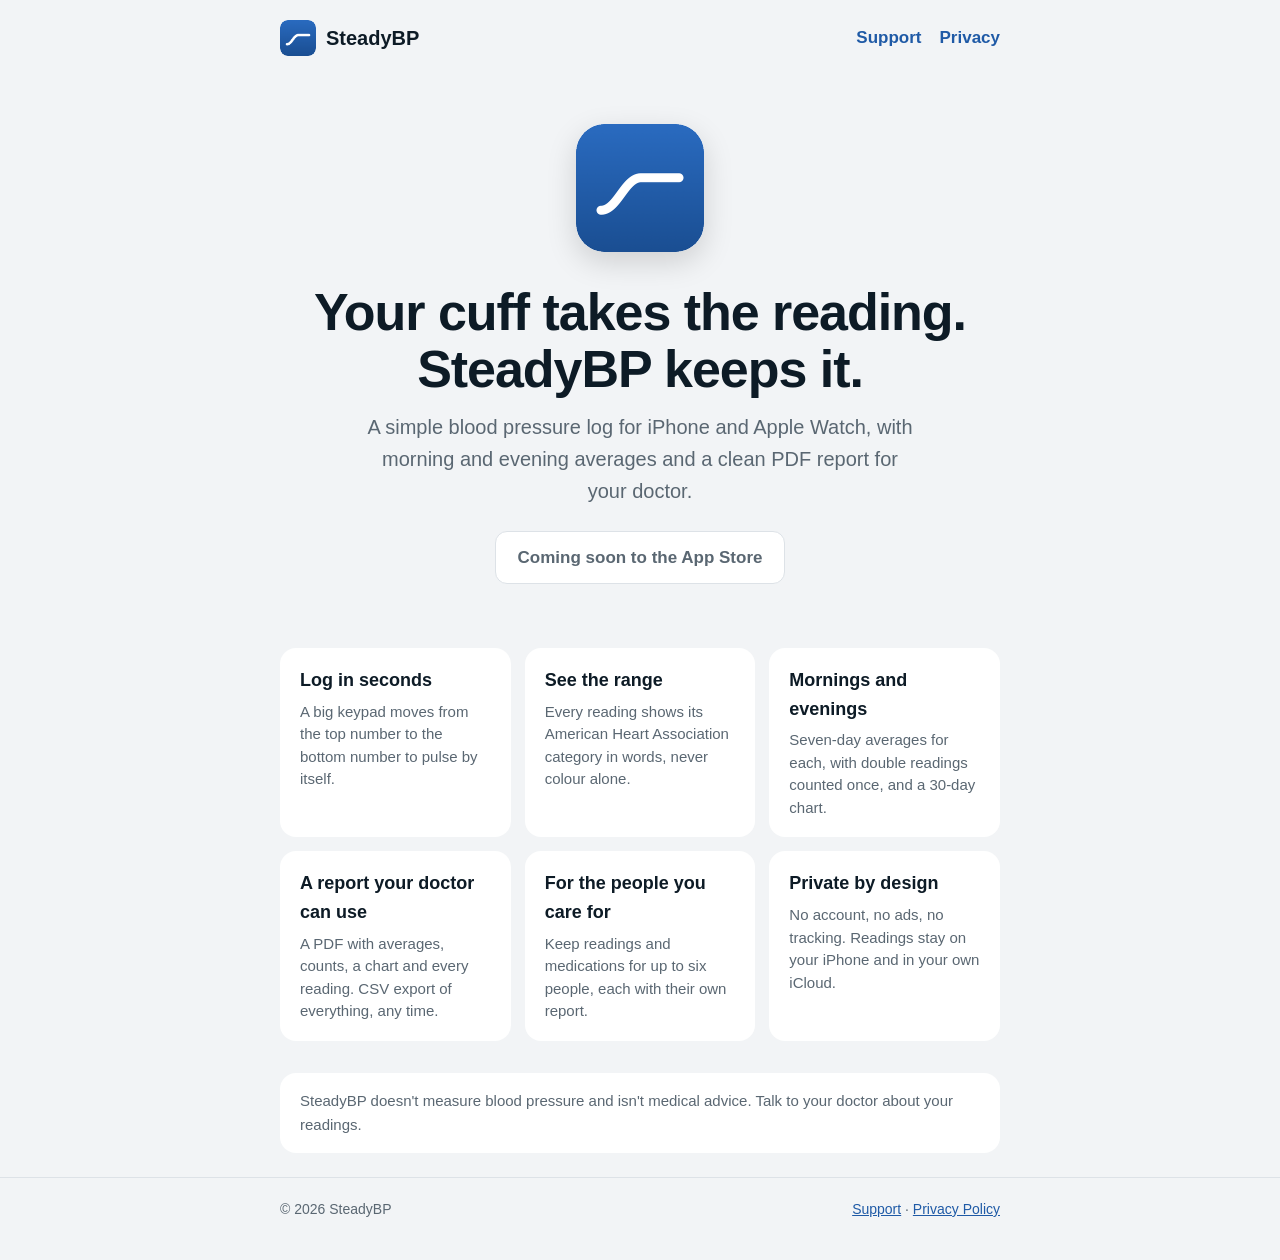
<file: index.html>
<!doctype html>
<html lang="en">
<head>
  <meta charset="utf-8">
  <meta name="viewport" content="width=device-width, initial-scale=1">
  <title>SteadyBP: Blood Pressure Log</title>
  <meta name="description" content="A simple blood pressure log for iPhone and Apple Watch. Your cuff takes the reading; SteadyBP keeps it and makes a clean report for your doctor.">
  <link rel="canonical" href="https://iamrkasula.github.io/steadybp-app/">
  <meta property="og:type" content="website">
  <meta property="og:site_name" content="SteadyBP">
  <meta property="og:title" content="SteadyBP: Blood Pressure Log">
  <meta property="og:description" content="A simple blood pressure log for iPhone and Apple Watch. Your cuff takes the reading; SteadyBP keeps it and makes a clean report for your doctor.">
  <meta property="og:url" content="https://iamrkasula.github.io/steadybp-app/">
  <meta property="og:image" content="https://iamrkasula.github.io/steadybp-app/assets/og.png">
  <meta name="twitter:card" content="summary_large_image">
  <meta name="theme-color" content="#1f5aa6">
  <link rel="icon" href="assets/favicon.png">
  <link rel="stylesheet" href="styles.css">
</head>
<body>
  <div class="wrap">
    <header class="top">
      <a class="brand" href=""><img src="assets/icon.png" alt="">SteadyBP</a>
      <nav><a href="support/">Support</a><a href="privacy/">Privacy</a></nav>
    </header>
    <main>
      <section class="hero">
        <img src="assets/icon.png" alt="SteadyBP app icon">
        <h1>Your cuff takes the reading.<br>SteadyBP keeps it.</h1>
        <p>A simple blood pressure log for iPhone and Apple Watch, with morning and evening averages and a clean PDF report for your doctor.</p>
        <span class="badge soon">Coming soon to the App Store</span>
      </section>
      <section class="grid">
        <div><h3>Log in seconds</h3><p>A big keypad moves from the top number to the bottom number to pulse by itself.</p></div>
        <div><h3>See the range</h3><p>Every reading shows its American Heart Association category in words, never colour alone.</p></div>
        <div><h3>Mornings and evenings</h3><p>Seven-day averages for each, with double readings counted once, and a 30-day chart.</p></div>
        <div><h3>A report your doctor can use</h3><p>A PDF with averages, counts, a chart and every reading. CSV export of everything, any time.</p></div>
        <div><h3>For the people you care for</h3><p>Keep readings and medications for up to six people, each with their own report.</p></div>
        <div><h3>Private by design</h3><p>No account, no ads, no tracking. Readings stay on your iPhone and in your own iCloud.</p></div>
      </section>
      <p class="note">SteadyBP doesn't measure blood pressure and isn't medical advice. Talk to your doctor about your readings.</p>
    </main>
  </div>
  <footer>
    <div class="wrap">
      <span>© 2026 SteadyBP</span>
      <span><a href="support/">Support</a> · <a href="privacy/">Privacy Policy</a></span>
    </div>
  </footer>
</body>
</html>
</file>
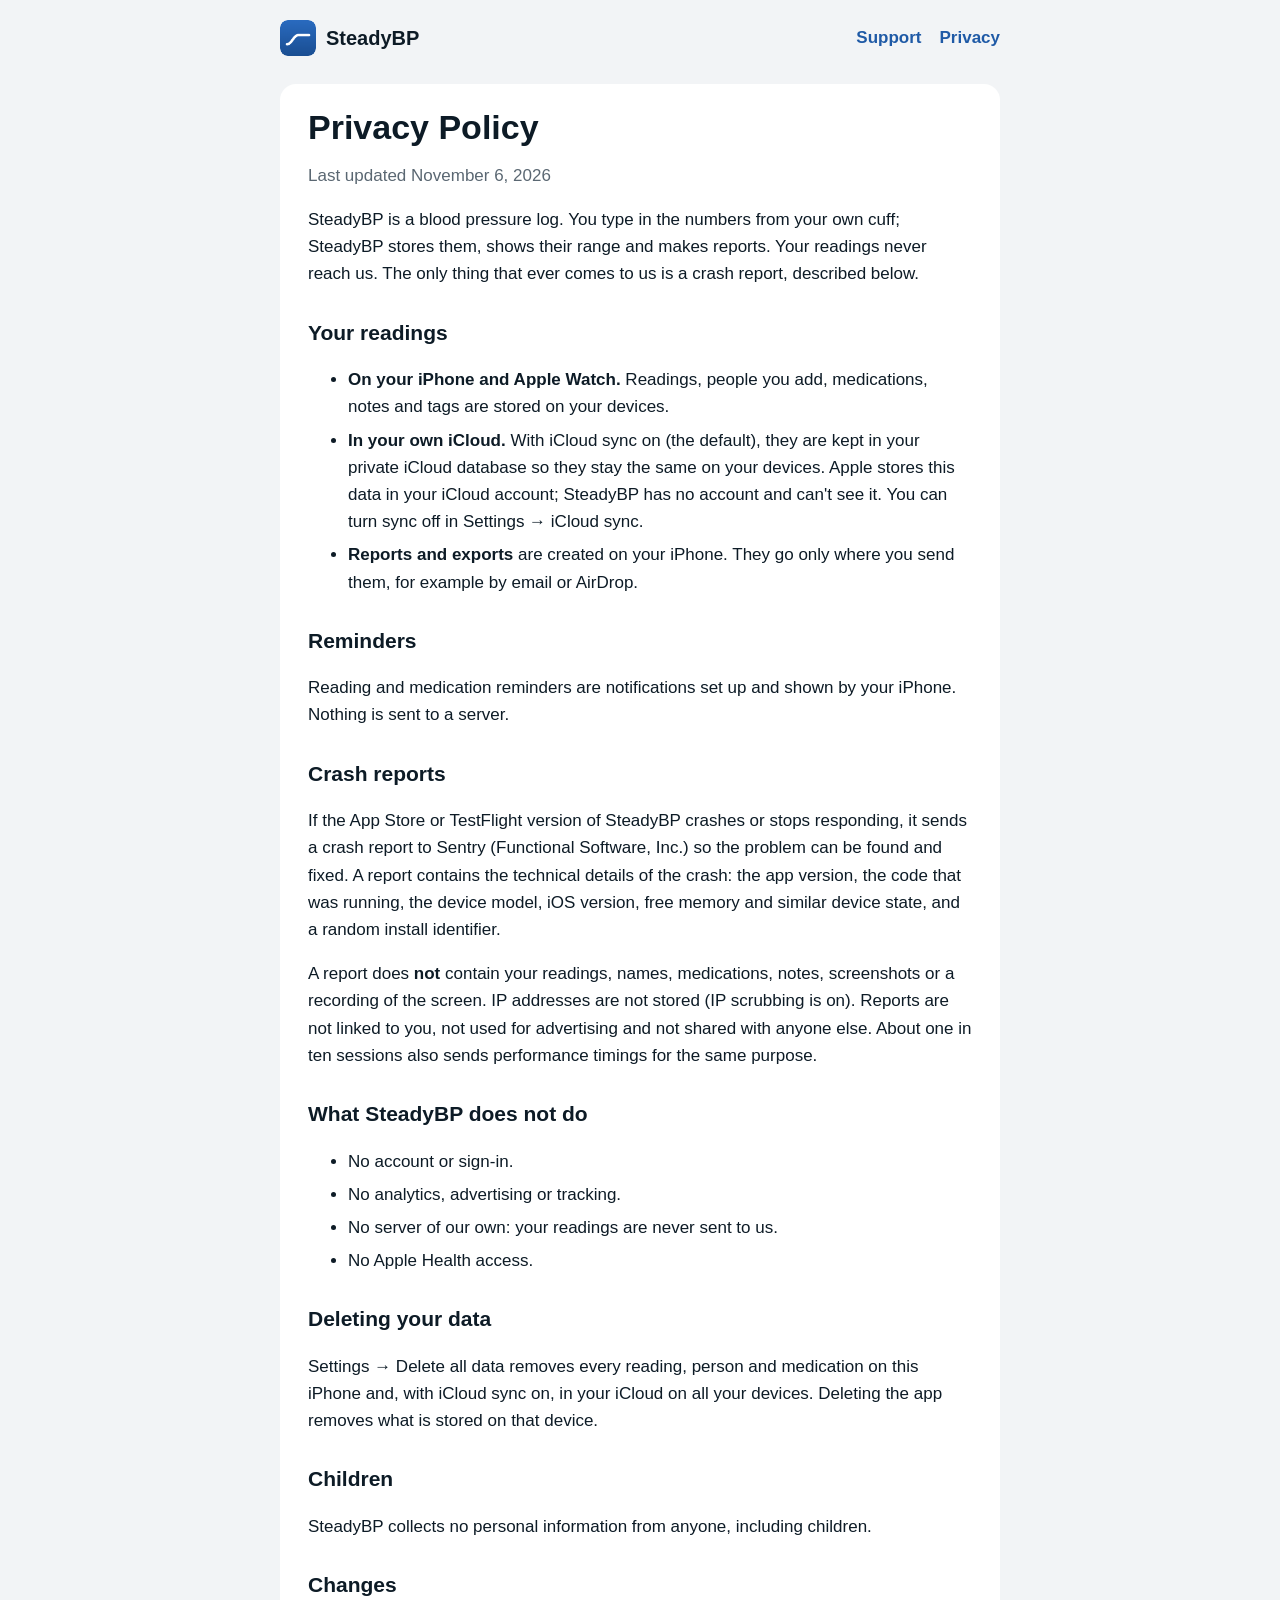
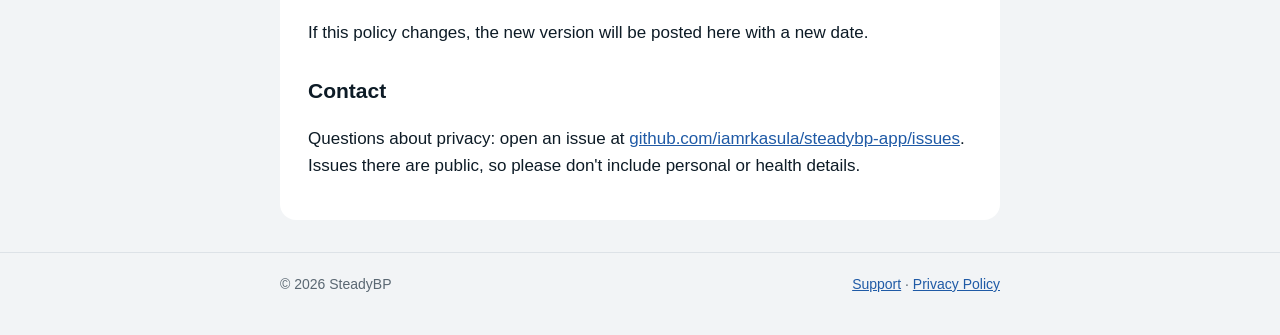
<file: privacy/index.html>
<!doctype html>
<html lang="en">
<head>
  <meta charset="utf-8">
  <meta name="viewport" content="width=device-width, initial-scale=1">
  <title>Privacy Policy · SteadyBP</title>
  <meta name="description" content="SteadyBP's privacy policy: your readings stay on your iPhone and in your own iCloud.">
  <link rel="canonical" href="https://iamrkasula.github.io/steadybp-app/privacy/">
  <meta property="og:type" content="website">
  <meta property="og:site_name" content="SteadyBP">
  <meta property="og:title" content="Privacy Policy · SteadyBP">
  <meta property="og:description" content="SteadyBP's privacy policy: your readings stay on your iPhone and in your own iCloud.">
  <meta property="og:url" content="https://iamrkasula.github.io/steadybp-app/privacy/">
  <meta property="og:image" content="https://iamrkasula.github.io/steadybp-app/assets/og.png">
  <meta name="twitter:card" content="summary_large_image">
  <meta name="theme-color" content="#1f5aa6">
  <link rel="icon" href="../assets/favicon.png">
  <link rel="stylesheet" href="../styles.css">
</head>
<body>
  <div class="wrap">
    <header class="top">
      <a class="brand" href="../"><img src="../assets/icon.png" alt="">SteadyBP</a>
      <nav><a href="../support/">Support</a><a href="../privacy/">Privacy</a></nav>
    </header>
    <main class="doc">
      <h1>Privacy Policy</h1>
      <p class="updated">Last updated November 6, 2026</p>
      <!-- Must agree with App Privacy in App Store Connect, the privacy manifests and scripts/check-privacy.sh. -->
      <p>SteadyBP is a blood pressure log. You type in the numbers from your own cuff; SteadyBP stores them, shows their range and makes reports. Your readings never reach us. The only thing that ever comes to us is a crash report, described below.</p>
      <h2>Your readings</h2>
      <ul>
        <li><strong>On your iPhone and Apple Watch.</strong> Readings, people you add, medications, notes and tags are stored on your devices.</li>
        <li><strong>In your own iCloud.</strong> With iCloud sync on (the default), they are kept in your private iCloud database so they stay the same on your devices. Apple stores this data in your iCloud account; SteadyBP has no account and can't see it. You can turn sync off in Settings → iCloud sync.</li>
        <li><strong>Reports and exports</strong> are created on your iPhone. They go only where you send them, for example by email or AirDrop.</li>
      </ul>
      <h2>Reminders</h2>
      <p>Reading and medication reminders are notifications set up and shown by your iPhone. Nothing is sent to a server.</p>
      <h2>Crash reports</h2>
      <p>If the App Store or TestFlight version of SteadyBP crashes or stops responding, it sends a crash report to Sentry (Functional Software, Inc.) so the problem can be found and fixed. A report contains the technical details of the crash: the app version, the code that was running, the device model, iOS version, free memory and similar device state, and a random install identifier.</p>
      <p>A report does <strong>not</strong> contain your readings, names, medications, notes, screenshots or a recording of the screen. IP addresses are not stored (IP scrubbing is on). Reports are not linked to you, not used for advertising and not shared with anyone else. About one in ten sessions also sends performance timings for the same purpose.</p>
      <h2>What SteadyBP does not do</h2>
      <ul><li>No account or sign-in.</li><li>No analytics, advertising or tracking.</li><li>No server of our own: your readings are never sent to us.</li><li>No Apple Health access.</li></ul>
      <h2>Deleting your data</h2>
      <p>Settings → Delete all data removes every reading, person and medication on this iPhone and, with iCloud sync on, in your iCloud on all your devices. Deleting the app removes what is stored on that device.</p>
      <h2>Children</h2>
      <p>SteadyBP collects no personal information from anyone, including children.</p>
      <h2>Changes</h2>
      <p>If this policy changes, the new version will be posted here with a new date.</p>
      <h2>Contact</h2>
      <p>Questions about privacy: open an issue at <a href="https://github.com/iamrkasula/steadybp-app/issues">github.com/iamrkasula/steadybp-app/issues</a>. Issues there are public, so please don't include personal or health details.</p>
    </main>
  </div>
  <footer>
    <div class="wrap">
      <span>© 2026 SteadyBP</span>
      <span><a href="../support/">Support</a> · <a href="../privacy/">Privacy Policy</a></span>
    </div>
  </footer>
</body>
</html>
</file>
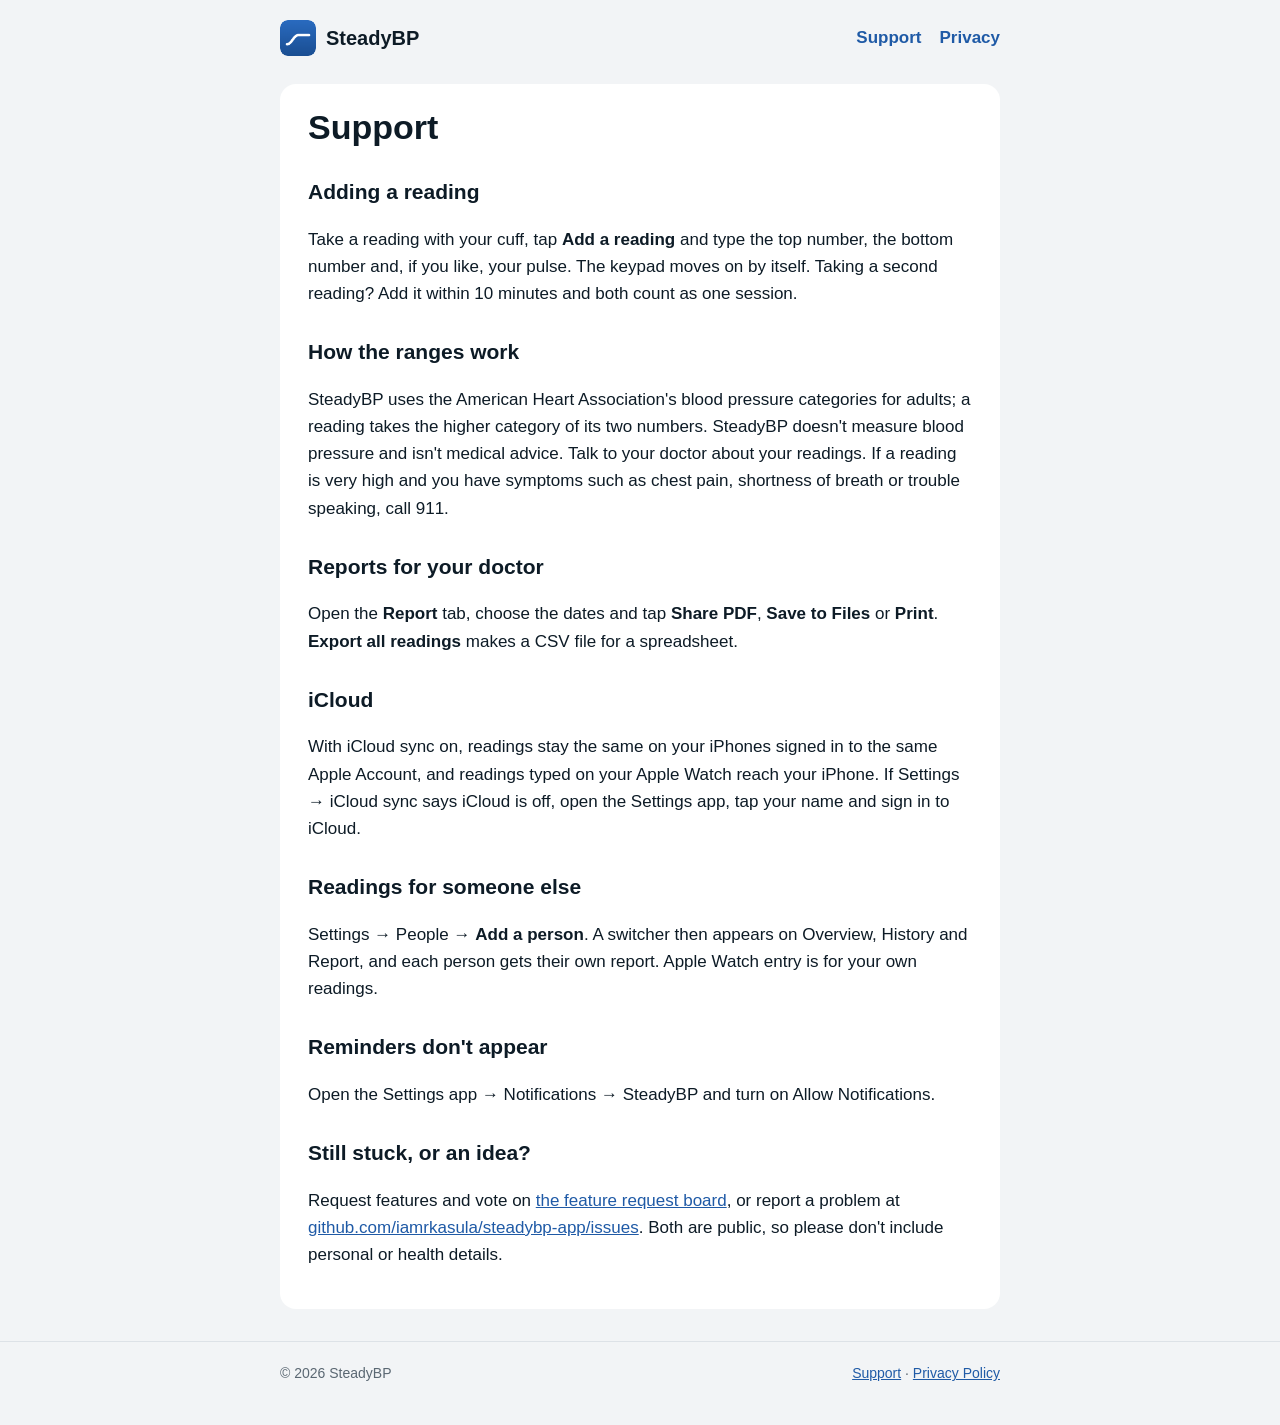
<file: support/index.html>
<!doctype html>
<html lang="en">
<head>
  <meta charset="utf-8">
  <meta name="viewport" content="width=device-width, initial-scale=1">
  <title>Support · SteadyBP</title>
  <meta name="description" content="Help with SteadyBP: adding readings, ranges, reports, iCloud, people and medications.">
  <link rel="canonical" href="https://iamrkasula.github.io/steadybp-app/support/">
  <meta property="og:type" content="website">
  <meta property="og:site_name" content="SteadyBP">
  <meta property="og:title" content="Support · SteadyBP">
  <meta property="og:description" content="Help with SteadyBP: adding readings, ranges, reports, iCloud, people and medications.">
  <meta property="og:url" content="https://iamrkasula.github.io/steadybp-app/support/">
  <meta property="og:image" content="https://iamrkasula.github.io/steadybp-app/assets/og.png">
  <meta name="twitter:card" content="summary_large_image">
  <meta name="theme-color" content="#1f5aa6">
  <link rel="icon" href="../assets/favicon.png">
  <link rel="stylesheet" href="../styles.css">
</head>
<body>
  <div class="wrap">
    <header class="top">
      <a class="brand" href="../"><img src="../assets/icon.png" alt="">SteadyBP</a>
      <nav><a href="../support/">Support</a><a href="../privacy/">Privacy</a></nav>
    </header>
    <main class="doc">
      <h1>Support</h1>
      <h2>Adding a reading</h2>
      <p>Take a reading with your cuff, tap <strong>Add a reading</strong> and type the top number, the bottom number and, if you like, your pulse. The keypad moves on by itself. Taking a second reading? Add it within 10 minutes and both count as one session.</p>
      <h2>How the ranges work</h2>
      <p>SteadyBP uses the American Heart Association's blood pressure categories for adults; a reading takes the higher category of its two numbers. SteadyBP doesn't measure blood pressure and isn't medical advice. Talk to your doctor about your readings. If a reading is very high and you have symptoms such as chest pain, shortness of breath or trouble speaking, call 911.</p>
      <h2>Reports for your doctor</h2>
      <p>Open the <strong>Report</strong> tab, choose the dates and tap <strong>Share PDF</strong>, <strong>Save to Files</strong> or <strong>Print</strong>. <strong>Export all readings</strong> makes a CSV file for a spreadsheet.</p>
      <h2>iCloud</h2>
      <p>With iCloud sync on, readings stay the same on your iPhones signed in to the same Apple Account, and readings typed on your Apple Watch reach your iPhone. If Settings → iCloud sync says iCloud is off, open the Settings app, tap your name and sign in to iCloud.</p>
      <h2>Readings for someone else</h2>
      <p>Settings → People → <strong>Add a person</strong>. A switcher then appears on Overview, History and Report, and each person gets their own report. Apple Watch entry is for your own readings.</p>
      <h2>Reminders don't appear</h2>
      <p>Open the Settings app → Notifications → SteadyBP and turn on Allow Notifications.</p>
      <h2>Still stuck, or an idea?</h2>
      <p>Request features and vote on <a href="https://app-feature-requests.canny.io/steadybp">the feature request board</a>, or report a problem at <a href="https://github.com/iamrkasula/steadybp-app/issues">github.com/iamrkasula/steadybp-app/issues</a>. Both are public, so please don't include personal or health details.</p>
    </main>
  </div>
  <footer>
    <div class="wrap">
      <span>© 2026 SteadyBP</span>
      <span><a href="../support/">Support</a> · <a href="../privacy/">Privacy Policy</a></span>
    </div>
  </footer>
</body>
</html>
</file>
<file: styles.css>
/* SteadyBP site: system fonts, the app's steady blue, light and dark. */
:root { --bg:#f2f4f6; --card:#fff; --ink:#0d1b26; --soft:#5a6772; --accent:#1f5aa6; --rule:#dde2e7; color-scheme:light dark; }
@media (prefers-color-scheme: dark) { :root { --bg:#000; --card:#1c1c1e; --ink:#f5f7f9; --soft:#a4aeb7; --accent:#7fb0ff; --rule:#2c2f33; } }
* { box-sizing:border-box }
body { margin:0; background:var(--bg); color:var(--ink); font:17px/1.6 -apple-system, BlinkMacSystemFont, "Segoe UI", Roboto, sans-serif; }
a { color:var(--accent) }
.wrap { max-width:760px; margin:0 auto; padding:0 20px }
.top { display:flex; justify-content:space-between; align-items:center; padding:20px 0; gap:12px; flex-wrap:wrap }
.brand { display:flex; align-items:center; gap:10px; font-weight:700; font-size:20px; color:var(--ink); text-decoration:none }
.brand img { width:36px; height:36px; border-radius:8px }
nav a { margin-left:18px; text-decoration:none; font-weight:600 }
.hero { text-align:center; padding:48px 0 32px }
.hero img { width:128px; height:128px; border-radius:28px; box-shadow:0 10px 30px rgba(0,0,0,.15) }
.hero h1 { font-size:clamp(34px, 6vw, 52px); line-height:1.1; margin:24px 0 12px; letter-spacing:-.02em }
.hero p { color:var(--soft); font-size:20px; max-width:560px; margin:0 auto }
.badge { display:inline-block; margin-top:24px; padding:12px 22px; border-radius:12px; background:var(--accent); color:#fff; font-weight:700; text-decoration:none }
@media (prefers-color-scheme: dark) { .badge { color:#06213f } }
.badge.soon { background:var(--card); color:var(--soft); border:1px solid var(--rule) }
.grid { display:grid; grid-template-columns:repeat(auto-fit, minmax(220px, 1fr)); gap:14px; margin:32px 0 }
.grid div { background:var(--card); border-radius:16px; padding:18px 20px }
.grid h3 { margin:0 0 6px; font-size:18px }
.grid p { margin:0; color:var(--soft); font-size:15px; line-height:1.5 }
.note { background:var(--card); border-radius:16px; padding:16px 20px; color:var(--soft); font-size:15px; margin:24px 0 }
.doc { background:var(--card); border-radius:16px; padding:24px 28px; margin:8px 0 32px }
.doc h1 { margin-top:0; font-size:34px; line-height:1.15 }
.doc h2 { font-size:21px; margin:28px 0 8px }
.doc .updated { color:var(--soft); margin-top:-8px }
.doc li { margin:6px 0 }
footer { border-top:1px solid var(--rule); padding:20px 0 40px; color:var(--soft); font-size:14px }
footer .wrap { display:flex; justify-content:space-between; gap:12px; flex-wrap:wrap }
@media (max-width: 520px) { .doc { padding:20px } nav a { margin-left:12px } }
</file>
